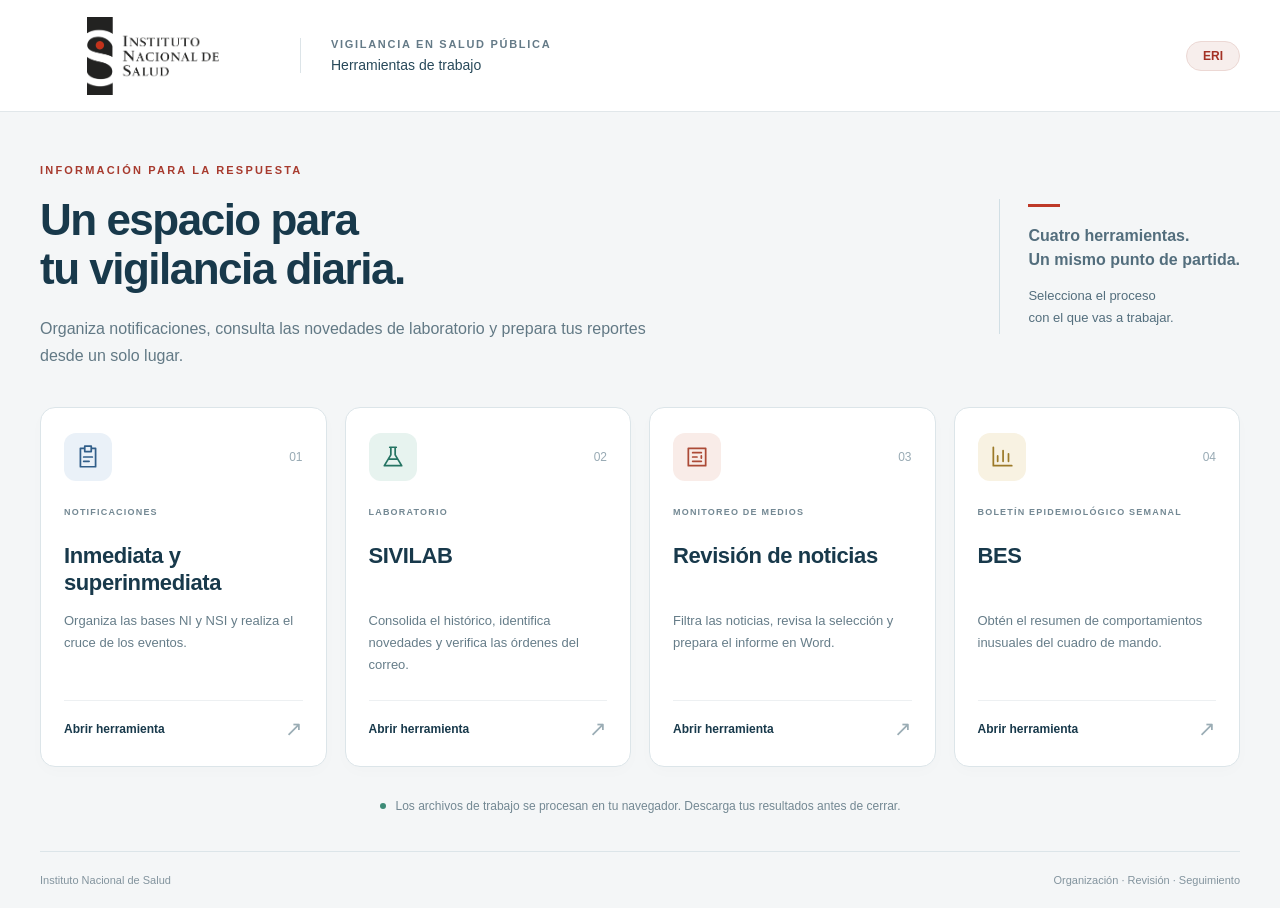
<file: public/index.html>
<!doctype html><html lang="es"><head><meta charset="utf-8"><meta name="viewport" content="width=device-width,initial-scale=1"><meta name="theme-color" content="#16394b"><title>INS · Herramientas de vigilancia</title><link rel="stylesheet" href="assets/portal.css"></head><body>
<header class="top" id="homeHeader"><a class="brand" href="#" aria-label="Volver al inicio"><img src="assets/logo-ins.png" alt="Instituto Nacional de Salud"></a><div class="top-label">VIGILANCIA EN SALUD PÚBLICA<span>Herramientas de trabajo</span></div><span class="top-mark">ERI</span></header>
<main id="home"><section class="hero"><div class="hero-copy"><p class="eyebrow">INFORMACIÓN PARA LA RESPUESTA</p><h1>Un espacio para<br>tu vigilancia diaria.</h1><p class="intro">Organiza notificaciones, consulta las novedades de laboratorio y prepara tus reportes desde un solo lugar.</p></div><div class="hero-note"><span class="line"></span><strong>Cuatro herramientas.<br>Un mismo punto de partida.</strong><p>Selecciona el proceso<br>con el que vas a trabajar.</p></div></section>
<section class="tools" aria-label="Herramientas disponibles">
<button class="tool" data-tool="notificaciones"><span class="card-top"><span class="icon"><svg viewBox="0 0 24 24"><path d="M8 4H5v17h14V4h-3M9 2h6v5H9zM8 12h8M8 16h5"/></svg></span><span class="number">01</span></span><span class="category">NOTIFICACIONES</span><h2>Inmediata y<br>superinmediata</h2><p>Organiza las bases NI y NSI y realiza el cruce de los eventos.</p><span class="enter">Abrir herramienta <span>↗</span></span></button>
<button class="tool" data-tool="sivilab"><span class="card-top"><span class="icon teal"><svg viewBox="0 0 24 24"><path d="M9 3h6M10 3v7L4 20h16l-6-10V3M8 14h8"/></svg></span><span class="number">02</span></span><span class="category">LABORATORIO</span><h2>SIVILAB</h2><p>Consolida el histórico, identifica novedades y verifica las órdenes del correo.</p><span class="enter">Abrir herramienta <span>↗</span></span></button>
<button class="tool" data-tool="medios"><span class="card-top"><span class="icon red"><svg viewBox="0 0 24 24"><path d="M4 4h16v16H4zM8 8h8M8 12h4M8 16h8M16 11v2"/></svg></span><span class="number">03</span></span><span class="category">MONITOREO DE MEDIOS</span><h2>Revisión de noticias</h2><p>Filtra las noticias, revisa la selección y prepara el informe en Word.</p><span class="enter">Abrir herramienta <span>↗</span></span></button>
<button class="tool" data-tool="bes"><span class="card-top"><span class="icon gold"><svg viewBox="0 0 24 24"><path d="M4 3v17h17M8 16v-5M13 16V6M18 16V9"/></svg></span><span class="number">04</span></span><span class="category">BOLETÍN EPIDEMIOLÓGICO SEMANAL</span><h2>BES</h2><p>Obtén el resumen de comportamientos inusuales del cuadro de mando.</p><span class="enter">Abrir herramienta <span>↗</span></span></button>
</section><div class="bottom-note"><span class="dot"></span><p>Los archivos de trabajo se procesan en tu navegador. Descarga tus resultados antes de cerrar.</p></div></main>
<section id="workspace" hidden><div class="workspace-bar"><button id="back">← Inicio</button><div><span class="workspace-label">HERRAMIENTA ABIERTA</span><h2 id="activeTitle"></h2></div><a id="externalAccess" class="external-access" target="_blank" rel="noopener noreferrer" hidden></a></div><div id="frames"></div></section>
<footer id="footer"><span>Instituto Nacional de Salud</span><span>Organización · Revisión · Seguimiento</span></footer><script src="assets/portal.js"></script></body></html>
</file>
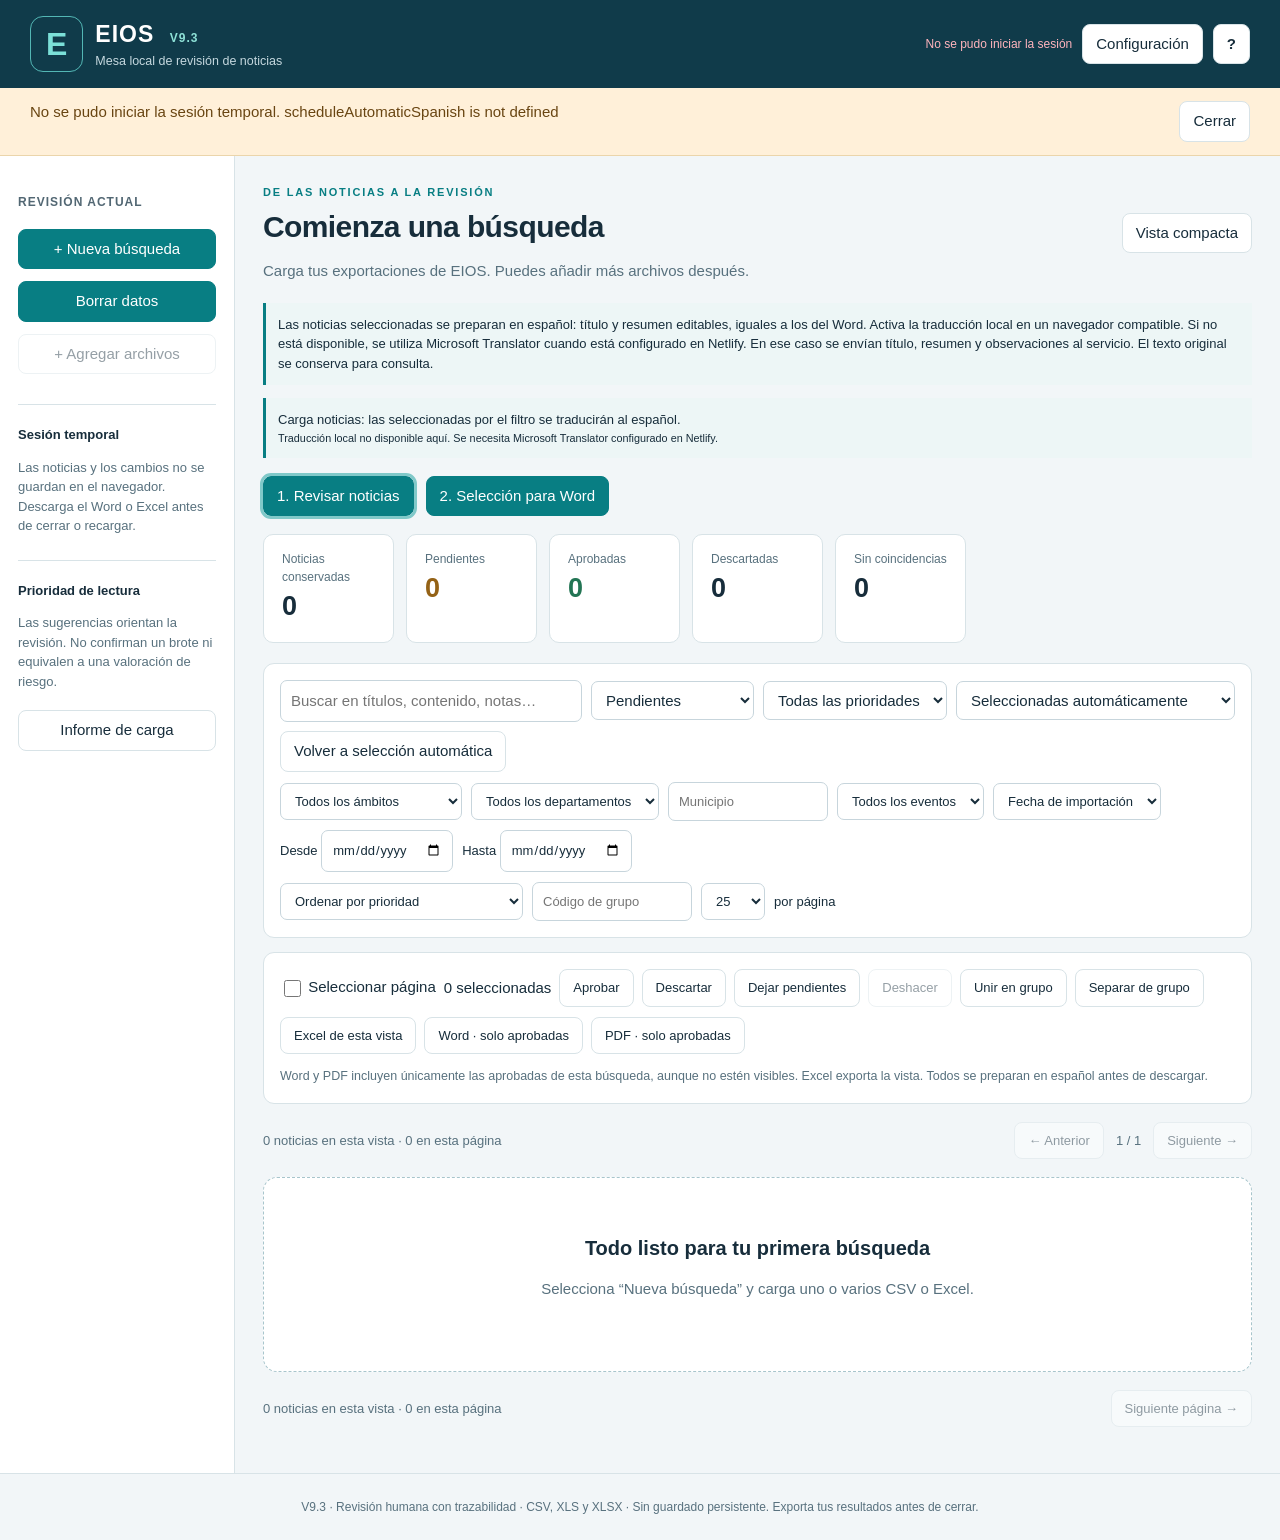
<file: public/herramientas/medios/index.html>
<!doctype html><html lang="es"><head><meta charset="utf-8"><meta name="viewport" content="width=device-width,initial-scale=1"><title>EIOS · Mesa de revisión V9.3</title><link rel="stylesheet" href="recursos/style.css"><link rel="stylesheet" href="recursos/session.css"></head><body>
<header><div class="brand"><span class="brand-icon">E</span><div><strong>EIOS <span class="version">V9.3</span></strong><small>Mesa local de revisión de noticias</small></div></div><div class="header-actions"><span id="saveStatus" role="status">Abriendo…</span><button id="backupBtn">Descargar respaldo</button><button id="settingsBtn">Configuración</button><button id="helpBtn" class="icon-button" aria-label="Ayuda">?</button></div></header>
<div id="message" role="alert" hidden></div><div class="layout"><aside><p class="session-heading">REVISIÓN ACTUAL</p><div class="search-picker" id="searchPicker"><button id="searchPickerButton" class="search-picker-button" type="button" aria-haspopup="listbox" aria-expanded="false">Seleccionar búsqueda… <span aria-hidden="true">⌄</span></button><div id="searchMenu" class="search-menu" role="listbox" hidden></div></div><button id="renameBtn" class="subtle">Cambiar nombre</button><button id="newBtn" class="primary">+ Nueva búsqueda</button><button id="restartBtn" class="primary" title="Vaciar únicamente la búsqueda abierta y conservar su nombre">Borrar datos</button><button id="addBtn">+ Agregar archivos</button><button id="restoreBtn">Restaurar respaldo</button><input id="files" type="file" accept=".csv,.xlsx,.xls" multiple hidden><input id="restoreFile" type="file" accept=".json" hidden>
<div class="side-note"><strong>Sesión temporal</strong><p>Las noticias y los cambios no se guardan en el navegador. Descarga el Word o Excel antes de cerrar o recargar.</p></div><div class="side-note"><strong>Prioridad de lectura</strong><p>Las sugerencias orientan la revisión. No confirman un brote ni equivalen a una valoración de riesgo.</p></div><button id="reportBtn">Informe de carga</button></aside>
<main><section class="intro"><div><p class="eyebrow">DE LAS NOTICIAS A LA REVISIÓN</p><h1 id="searchTitle">Comienza una búsqueda</h1><p id="searchSubtitle">Carga tus exportaciones de EIOS. Puedes añadir más archivos después.</p></div><div><button id="compactBtn">Vista compacta</button></div></section>
<p class="notice">Las noticias seleccionadas se preparan en español: título y resumen editables, iguales a los del Word. Activa la traducción local en un navegador compatible. Si no está disponible, se utiliza Microsoft Translator cuando está configurado en Netlify. En ese caso se envían título, resumen y observaciones al servicio. El texto original se conserva para consulta.</p><section class="desk-nav"><button id="newsDesk" class="primary active">1. Revisar noticias</button><button id="approvedDesk" class="primary">2. Selección para Word</button><p id="deskInfo"></p></section><section id="stats" class="stats"></section><section id="progressPanel" class="progress-panel" hidden><label id="progressText" for="progress">Procesando…</label><progress id="progress" max="100" value="0"></progress><button id="cancelTranslation" style="display:none" hidden></button></section>
<section id="referencesPanel" class="panel" hidden><h2>Segundo filtro · selección final para Word</h2><p>Las noticias aprobadas en el primer filtro aparecen aquí. Puedes editarlas y ordenarlas. Todas se incluyen por defecto. Usa <strong>No incluir en Word</strong> para retirar alguna.</p><button id="compareFinal">Comparar capturas con incluidas</button><p id="comparisonSummary" role="status"></p><p>Ordena las noticias con ↑, ↓ o una posición. Las ediciones conservan tu decisión de incluir o excluir. Las capturas se comparan con los textos actuales; las posibles repeticiones se muestran como avisos.</p><label>Fecha del informe anterior <input type="date" id="referenceDate"></label><button id="addImages">Agregar imágenes</button><button id="addReferenceText">Pegar texto anterior</button><input id="imageInput" type="file" accept="image/png,image/jpeg,image/webp,image/bmp" multiple hidden><div id="pasteTarget" tabindex="0" role="textbox" aria-label="Pegar captura con Control V">Haz clic aquí y pulsa Ctrl+V para pegar una captura.</div><p id="ocrStatus" role="status">La lectura de imágenes se realiza en este navegador, sin enviarlas a un servidor.</p><div id="referenceList"></div></section><section class="panel filters"><label><input type="checkbox" id="excludeHistory"> Excluir noticias repetidas de búsquedas anteriores</label><p id="historyInfo" class="small"></p><div class="filter-row"><input id="q" type="search" placeholder="Buscar en títulos, contenido, notas…" aria-label="Buscar noticias"><select id="status"><option value="all">Todos los estados</option><option value="pendiente" selected>Pendientes</option><option value="aprobada">Aprobadas</option><option value="descartada">Descartadas</option></select><select id="priority"><option value="all">Todas las prioridades</option><option>Alta</option><option>Media</option><option>Baja</option><option>Por explorar</option></select><select id="match"><option value="selected" selected>Seleccionadas automáticamente</option><option value="excluded">Apartadas por el filtro</option><option value="duplicates">Repetidas o parecidas</option><option value="history">Repetidas de búsquedas anteriores</option><option value="all">Todas las noticias</option><option value="yes">Con coincidencias</option><option value="no">Sin coincidencias</option></select><button id="clearFilters">Volver a selección automática</button></div>
<div class="filter-row secondary"><select id="scope"><option value="all">Todos los ámbitos</option><option>Nacional</option><option>Internacional</option><option>Nacional + internacional</option><option>Ubicación por verificar</option></select><select id="department"><option value="all">Todos los departamentos</option></select><input id="municipality" placeholder="Municipio" aria-label="Filtrar municipio"><select id="eventType"><option value="all">Todos los eventos</option></select><select id="dateType"><option value="importDateUTC">Fecha de importación</option><option value="publicationDate">Fecha de publicación</option><option value="eventDate">Fecha del evento</option></select><label>Desde <input type="date" id="from"></label><label>Hasta <input type="date" id="to"></label></div>
<div class="filter-row secondary"><select id="sort"><option value="priority">Ordenar por prioridad</option><option value="date">Más recientes según fecha elegida</option><option value="title">Título A–Z</option></select><input id="groupFilter" placeholder="Código de grupo" aria-label="Filtrar grupo"><select id="translationFilter" style="display:none"><option value="all">Todas las traducciones</option><option value="pending">Pendientes de traducir</option><option value="failed">Traducción fallida</option><option value="done">En español</option></select><select id="perPage"><option>25</option><option>10</option><option>50</option><option>100</option></select><span>por página</span></div></section>
<section class="actions panel"><div><label><input type="checkbox" id="selectPage"> Seleccionar página</label><span id="selectedCount">0 seleccionadas</span><button id="approveSelected">Aprobar</button><button id="rejectSelected">Descartar</button><button id="pendingSelected">Dejar pendientes</button><button id="undoBtn" disabled>Deshacer</button><button id="mergeBtn">Unir en grupo</button><button id="splitBtn">Separar de grupo</button></div><div><button id="translateBtn" style="display:none"></button><button id="xlsxBtn">Excel de esta vista</button><button id="wordBtn">Word · solo aprobadas</button><button id="printBtn">PDF · solo aprobadas</button></div><small id="exportHint">Word y PDF incluyen únicamente las aprobadas de esta búsqueda, aunque no estén visibles. Excel exporta la vista. Todos se preparan en español antes de descargar.</small></section>
<div class="pager"><span id="resultCount"></span><div><button id="prev">← Anterior</button><span id="pageText"></span><button id="next">Siguiente →</button></div></div><section id="list"></section><div class="pager bottom"><span id="bottomCount"></span><button id="nextBottom">Siguiente página →</button></div></main></div>
<dialog id="modal"><form method="dialog" class="dialog-head"><h2 id="modalTitle"></h2><button aria-label="Cerrar">✕</button></form><div id="modalBody"></div></dialog>
<footer>V9.3 · Revisión humana con trazabilidad · CSV, XLS y XLSX · Sin guardado persistente. Exporta tus resultados antes de cerrar.</footer>
<script src="recursos/xlsx.js"></script><script src="recursos/docx.js"></script><script src="recursos/worker-source.js"></script><script src="recursos/config.js"></script><script src="recursos/core.js"></script><script src="recursos/store.js"></script><script src="recursos/app.js"></script><script src="recursos/editorial-core.js"></script><script src="recursos/correcciones.js"></script><script src="recursos/tesseract.js"></script><script src="recursos/ocr-assets.js"></script><script src="recursos/editorial.js"></script><script src="recursos/session.js"></script><script src="recursos/traductor-local.js"></script><script src="recursos/traduccion.js"></script></body></html>
</file>
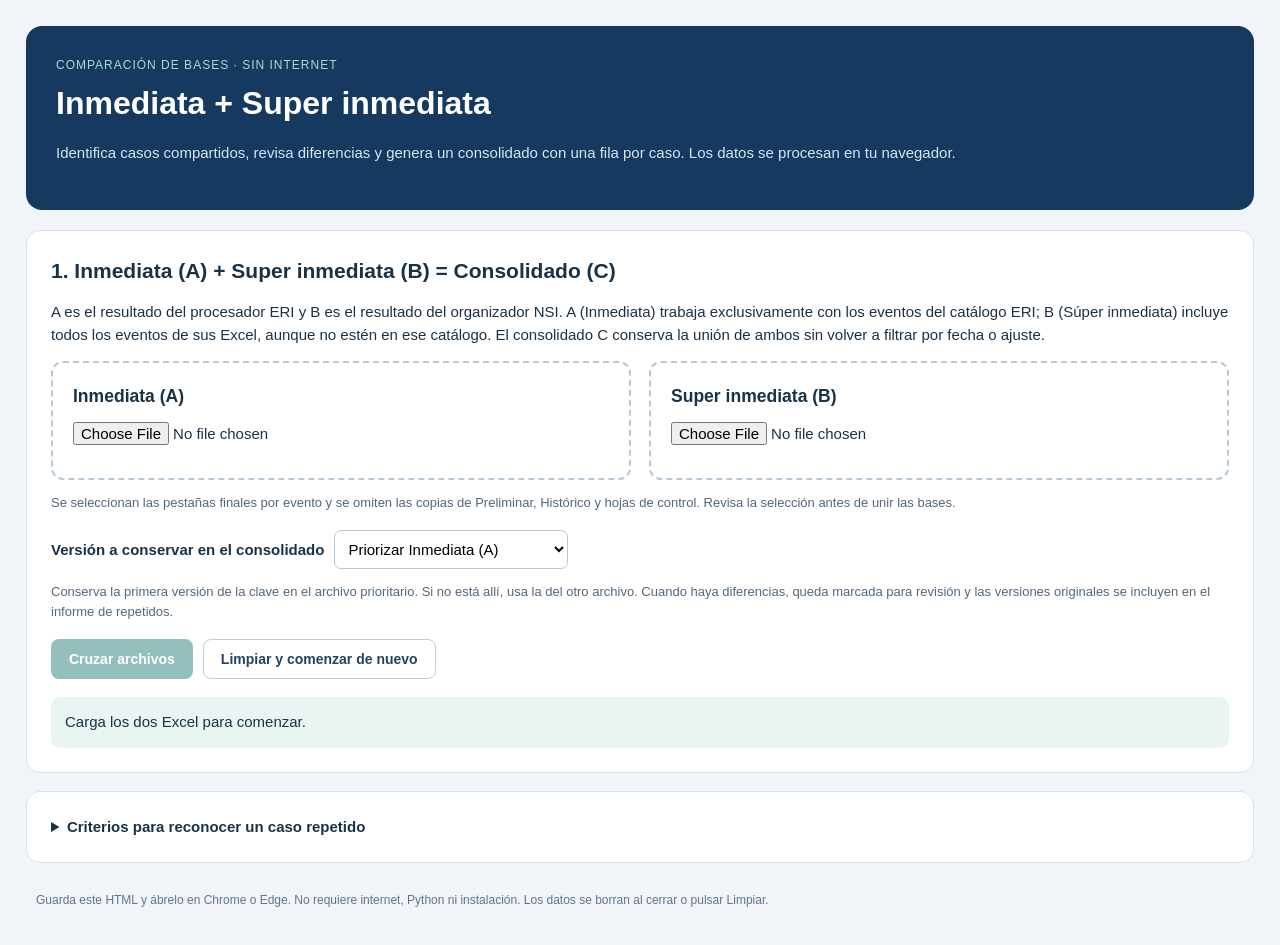
<file: public/modules/cross.html>
<!doctype html><html lang="es"><head><meta charset="utf-8"><meta name="viewport" content="width=device-width,initial-scale=1"><title>Cruce de Excel por evento</title><link rel="stylesheet" href="../assets/cross.css"><script src="../vendor/xlsx.full.min.js"></script><script src="../vendor/jszip.min.js"></script><script src="../vendor/exceljs.min.js"></script></head><body><main><header><div class="tag">COMPARACIÓN DE BASES · SIN INTERNET</div><h1>Inmediata + Super inmediata</h1><p>Identifica casos compartidos, revisa diferencias y genera un consolidado con una fila por caso. Los datos se procesan en tu navegador.</p></header><section class="card"><h2>1. Inmediata (A) + Super inmediata (B) = Consolidado (C)</h2><p>A es el resultado del procesador ERI y B es el resultado del organizador NSI. A (Inmediata) trabaja exclusivamente con los eventos del catálogo ERI; B (Súper inmediata) incluye todos los eventos de sus Excel, aunque no estén en ese catálogo. El consolidado C conserva la unión de ambos sin volver a filtrar por fecha o ajuste.</p><div class="grid"><div class="file"><h3>Inmediata (A)</h3><p id="filename0" class="note"></p><input id="file0" type="file" accept=".xls,.xlsx" aria-label="Inmediata (A)"><div id="sheets0" class="sheets"></div></div><div class="file"><h3>Super inmediata (B)</h3><p id="filename1" class="note"></p><input id="file1" type="file" accept=".xls,.xlsx" aria-label="Super inmediata (B)"><div id="sheets1" class="sheets"></div></div></div><p class="note">Se seleccionan las pestañas finales por evento y se omiten las copias de Preliminar, Histórico y hojas de control. Revisa la selección antes de unir las bases.</p><div class="actions"><label for="priority"><b>Versión a conservar en el consolidado</b></label><select id="priority"><option value="A">Priorizar Inmediata (A)</option><option value="B">Priorizar Super inmediata (B)</option></select></div><p class="note">Conserva la primera versión de la clave en el archivo prioritario. Si no está allí, usa la del otro archivo. Cuando haya diferencias, queda marcada para revisión y las versiones originales se incluyen en el informe de repetidos.</p><div class="actions"><button id="run" disabled>Cruzar archivos</button><button id="reset" class="secondary">Limpiar y comenzar de nuevo</button></div><div id="status" class="status" role="status" aria-live="polite">Carga los dos Excel para comenzar.</div></section><section class="card"><details><summary>Criterios para reconocer un caso repetido</summary><ul><li><b>Clave:</b> tipo de documento + número de documento + código de evento + fecha de inicio de síntomas. Columnas esperadas: tip_ide_, num_ide_, cod_eve e ini_sin_.</li><li>La misma persona con otro evento no se elimina. Si cambia la fecha de inicio, se conserva como clave distinta y se marca para verificar si es otro episodio.</li><li>Si falta parte de la clave, el registro se conserva como pendiente; no se deduplica por nombre o apellido.</li><li>Las diferencias se buscan en campos comparables. Los campos exclusivos de una fuente no se consideran discrepancias. Se omiten columnas de revisión y exportación, FechaHora, RegIniFec, fec_arc_xl, version, vacio y fec_aju_.</li><li>Los archivos originales no se modifican. A solo incorpora eventos del catálogo ERI y B incorpora todos sus códigos válidos. C incluye los eventos exclusivos de B. No se aplican nuevos filtros por fecha de notificación ni ajustes. Los resultados muestran fechas en día/mes/año.</li></ul></details></section><section id="results" hidden><div id="stats" class="stats"></div><section class="card"><h2>2. Descarga el cruce</h2><div class="actions"><button id="download">Descargar carpeta ZIP</button><button id="excel" class="secondary">Descargar consolidado C</button></div><p>La carpeta incluye <b>C_Consolidado_sin_repetidos.xlsx</b> con una pestaña por evento, un Excel individual por evento y <b>Repetidos_y_diferencias.xlsx</b> con todas las versiones detectadas, también separado por evento.</p><p class="note">El informe de repetidos muestra todas las filas de origen de los casos compartidos, repetidos dentro de un archivo o con otra fecha de inicio por revisar. Las filas sin clave completa se mantienen en el consolidado sin eliminarse. Los filtros de pantalla no reducen la descarga.</p><details><summary>Detalle de la carga</summary><pre id="notes"></pre></details></section><section class="card"><h2>3. Revisa las coincidencias</h2><div class="toolbar"><select id="events" aria-label="Evento"><option value="all">Todos los eventos</option></select><select id="filter" aria-label="Resultado"><option value="all">Todos los casos</option><option value="repeat">Repetidos entre archivos</option><option value="a">Solo Inmediata (A)</option><option value="b">Solo Super inmediata (B)</option><option value="diff">Con diferencias o revisión</option></select><input id="search" type="search" aria-label="Buscar" placeholder="Nombre, documento o municipio…"></div><p class="note">Verde: población especial. Rosa: criterio de evento. Morado: ambos criterios. Amarillo: verificar. Azul: repetido sin diferencias. Una fila en pantalla representa una clave de caso.</p><div class="scroll"><table><thead><tr><th>Alerta</th><th>Motivo de alerta</th><th>Resultado</th><th>ID del cruce</th><th>Evento</th><th>Documento</th><th>Nombre</th><th>Inicio de síntomas</th><th>Filas Inmediata A</th><th>Filas Super inmediata B</th><th>Revisión</th><th>Versiones</th></tr></thead><tbody id="body"></tbody></table></div><div class="actions"><button id="prev" class="secondary">Anterior</button><span id="pageInfo" class="note"></span><button id="next" class="secondary">Siguiente</button></div><details id="pendingBox" hidden><summary>Filas sin clave completa</summary><pre id="pending"></pre></details></section></section><dialog id="detail"><div class="actions"><h2 id="detailTitle"></h2><button id="closeDetail" class="secondary">Cerrar</button></div><div class="scroll"><table id="detailTable"></table></div></dialog><footer>Guarda este HTML y ábrelo en Chrome o Edge. No requiere internet, Python ni instalación. Los datos se borran al cerrar o pulsar Limpiar.</footer></main>

<script src="../assets/cross.js"></script></body></html>
</file>
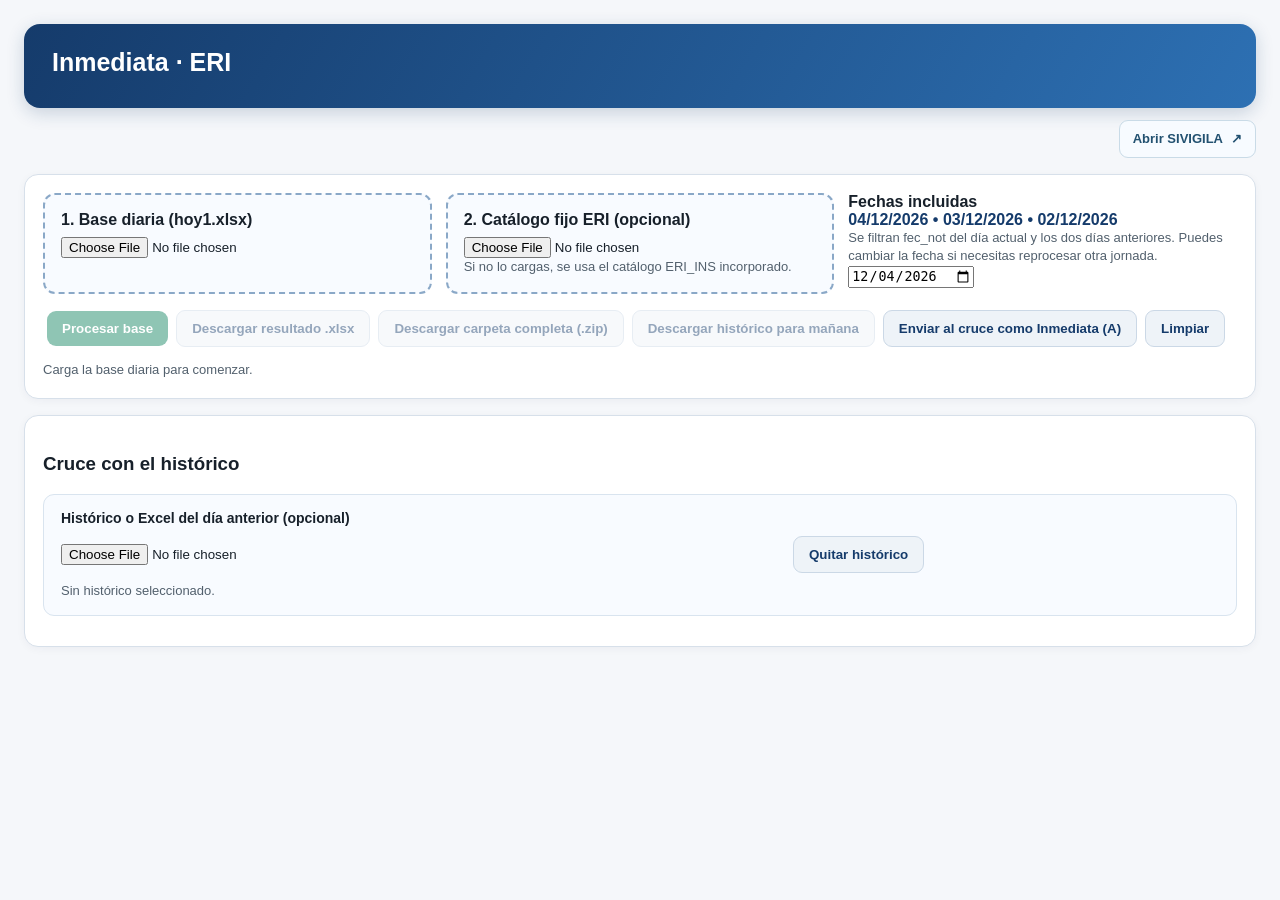
<file: public/modules/eri.html>
<!doctype html>
<html lang="es"><head><meta charset="utf-8"><meta name="viewport" content="width=device-width,initial-scale=1"><title>Procesador de eventos ERI</title>

<link rel="stylesheet" href="../assets/eri.css"><script src="../vendor/xlsx.full.min.js"></script><script src="../vendor/jszip.min.js"></script><script src="../vendor/exceljs.min.js"></script></head><body><div class="wrap"><section class="hero"><h1>Inmediata · ERI</h1></section><div class="source-access"><a class="source-link" href="https://sivigilaweb.ins.gov.co/Sivigila/" target="_blank" rel="noopener noreferrer">Abrir SIVIGILA <span aria-hidden="true">↗</span></a></div>
<section class="card"><div class="grid"><div class="drop"><strong>1. Base diaria (hoy1.xlsx)</strong><input id="baseFile" type="file" accept=".xlsx,.xls,.csv"></div><div class="drop"><strong>2. Catálogo fijo ERI (opcional)</strong><input id="eriFile" type="file" accept=".xlsx,.xls,.csv"><div class="note">Si no lo cargas, se usa el catálogo ERI_INS incorporado.</div></div><div><strong>Fechas incluidas</strong><div class="datebox" id="dateRange"></div><div class="note">Se filtran fec_not del día actual y los dos días anteriores. Puedes cambiar la fecha si necesitas reprocesar otra jornada.</div><input id="runDate" type="date"></div></div><div style="margin-top:12px"><button id="process" class="green" disabled>Procesar base</button><button id="download" class="secondary" disabled>Descargar resultado .xlsx</button><button id="downloadPackage" class="secondary" disabled>Descargar carpeta completa (.zip)</button><button id="historyDownload" class="secondary" disabled>Descargar histórico para mañana</button><button id="sendCross" class="secondary">Enviar al cruce como Inmediata (A)</button><button id="reset" class="secondary">Limpiar</button></div><div id="status" class="note" style="margin-top:10px">Carga la base diaria para comenzar.</div></section>
<section class="card"><h3>Cruce con el histórico</h3><div class="history-simple"><label for="historyFile"><strong>Histórico o Excel del día anterior (opcional)</strong></label><div class="history-actions"><input id="historyFile" type="file" accept=".xlsx,.xls"><button id="clearHistory" class="secondary">Quitar histórico</button></div><p id="historyStatus" class="note" aria-live="polite">Sin histórico seleccionado.</p></div><div id="comparisonStats" class="stats"></div></section><section id="results" class="hidden"><div class="card"><div class="stats"><div class="stat"><span>Registros cargados</span><b id="nLoaded">0</b></div><div class="stat"><span>ERI en fechas</span><b id="nPre">0</b></div><div class="stat"><span>Después de quitar 6/D</span><b id="nFinal">0</b></div><div class="stat"><span>Eventos con registros</span><b id="nEvents">0</b></div></div><p class="note">La primera pestaña es el <b>Preliminar</b>: contiene los eventos ERI de las tres fechas seleccionadas antes de excluir los ajustes 6 y D. Las pestañas por evento muestran casos nuevos, actualizados y por verificar; las otras pestañas permiten revisar los ya registrados y los pendientes.</p></div><div class="card"><div id="alertSummary" aria-live="polite"></div><details class="note"><summary>Criterios de resaltado</summary><p>Tos ferina (800): per_etn_ = 1 (indígena), o pertenencia étnica escrita como indígena. Si gp_indigen contradice per_etn_, se solicita verificación; no sustituye la pertenencia étnica. Sarampión (730): país de procedencia/ocurrencia distinto de Colombia, según cod_pais_o / npais_proce; no se utiliza nacionalidad ni residencia. Si la procedencia falta, es desconocida o es contradictoria, se marca para revisar, sin afirmar procedencia del exterior.</p><p>Siempre se resaltan encefalitis equina del este en humanos (275), cólera (200), mortalidad por cólera (570), rabia humana (670) y vigilancia integrada de rabia humana (307). Los códigos 570 y 307 se identifican con su denominación propia. Son marcas de revisión, no confirmaciones diagnósticas. El resumen cuenta solo resultados finales; el preliminar conserva los ajustes 6 y D.</p><p>En Excel, las primeras columnas muestran ALERTA_ERI, ERI_ESTADO, ERI_MOTIVO y ERI_CAMBIOS para identificar alertas y diferencias. Todos los campos originales se conservan.</p></details><div class="tabs" id="tabs"></div><div id="panels"></div></div></section></div>
<script src="../assets/eri.js"></script></body></html>
</file>
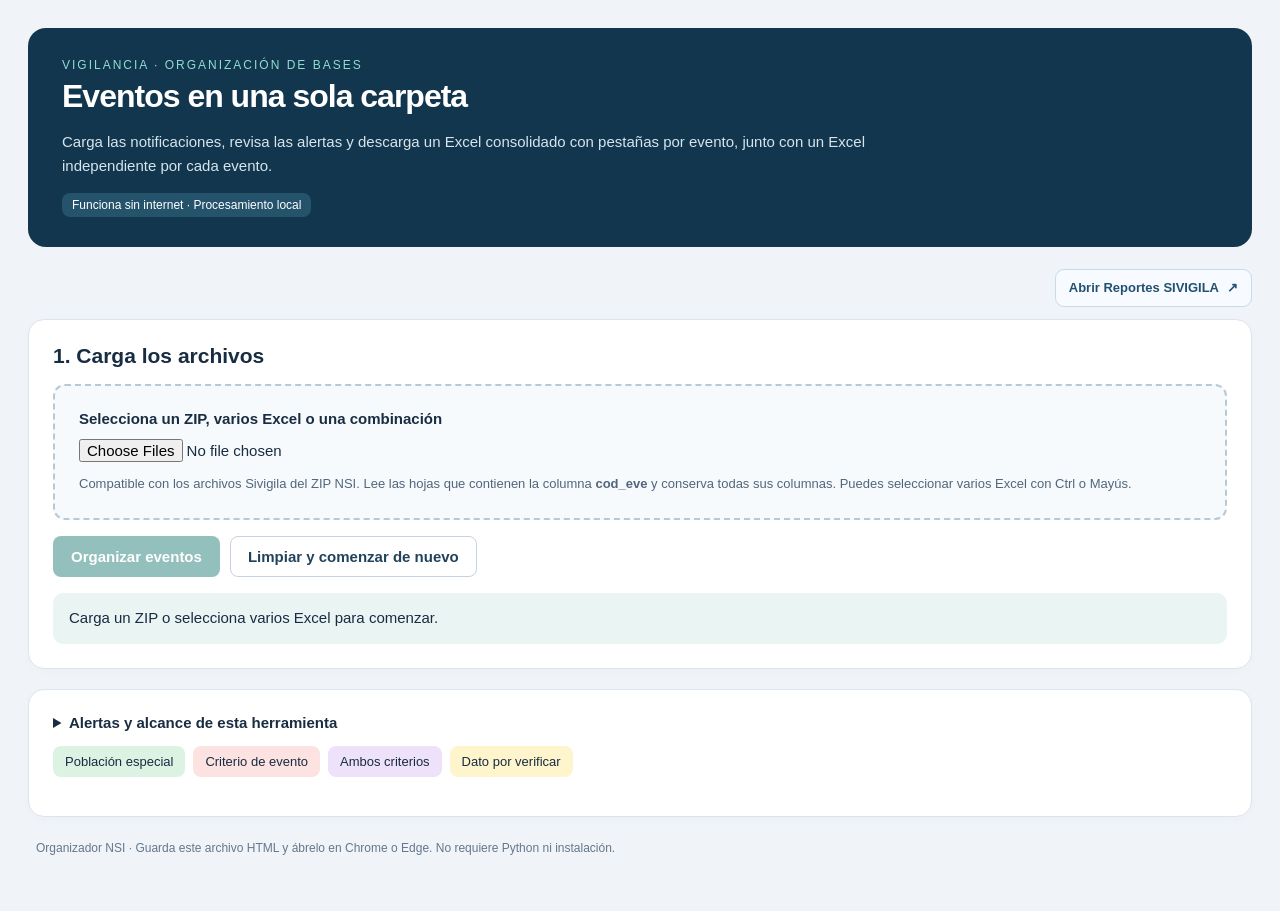
<file: public/modules/nsi.html>
<!doctype html><html lang="es"><head><meta charset="utf-8"><meta name="viewport" content="width=device-width,initial-scale=1"><meta name="color-scheme" content="light"><title>Organizador NSI · Eventos y alertas</title><link rel="stylesheet" href="../assets/nsi.css"><script src="../vendor/xlsx.full.min.js"></script><script src="../vendor/jszip.min.js"></script><script src="../vendor/exceljs.min.js"></script></head><body><main><header><div class="eyebrow">Vigilancia · Organización de bases</div><h1>Eventos en una sola carpeta</h1><p>Carga las notificaciones, revisa las alertas y descarga un Excel consolidado con pestañas por evento, junto con un Excel independiente por cada evento.</p><span class="badge">Funciona sin internet · Procesamiento local</span></header><div class="source-access"><a class="source-link" href="https://inssalud-my.sharepoint.com/my?id=%2Fpersonal%2Feri%5Fins%5Fgov%5Fco%2FDocuments%2FReportes%20SIVIGILA&amp;viewid=7b825183%2D5d10%2D402f%2D8b05%2D9ce0d5e0b9ec" target="_blank" rel="noopener noreferrer">Abrir Reportes SIVIGILA <span aria-hidden="true">↗</span></a></div>
<section class="card"><h2>1. Carga los archivos</h2><div class="input-area"><label for="files"><strong>Selecciona un ZIP, varios Excel o una combinación</strong></label><br><input id="files" type="file" accept=".zip,.xls,.xlsx" multiple><div class="note">Compatible con los archivos Sivigila del ZIP NSI. Lee las hojas que contienen la columna <b>cod_eve</b> y conserva todas sus columnas. Puedes seleccionar varios Excel con Ctrl o Mayús.</div></div><div class="actions"><button id="process" disabled>Organizar eventos</button><button id="reset" class="secondary">Limpiar y comenzar de nuevo</button></div><div id="status" class="status" role="status" aria-live="polite">Carga un ZIP o selecciona varios Excel para comenzar.</div></section>
<section class="card"><details><summary>Alertas y alcance de esta herramienta</summary><ul class="rules"><li>Destacados: únicamente poblaciones de interés especial. Súper inmediata procesa TODOS los eventos con código válido de los Excel cargados, estén o no en el catálogo ERI. Sarampión: procedencia exterior o notificación en Amazonas; tos ferina: población indígena; cólera, ébola y difteria: todos los registros. Los demás eventos conservan sus criterios previos.</li><li>Poblaciones: indígena, PPL, infantil según grupo poblacional, migrante, Fuerza Pública y procedencia del exterior. Régimen especial por sí solo no identifica Fuerza Pública.</li></ul><p class="note">Los datos permanecen en el navegador. No se envían a servidores ni se guardan al cerrar. Los Excel descargados comienzan con estado y motivo de alerta, conservan las columnas originales y añaden al final la ubicación del registro de origen. Todos los registros, incluidos los que tienen datos contradictorios, permanecen en su pestaña por evento. Las fechas escritas como texto se interpretan en día/mes/año; si ambas posiciones son menores o iguales a 12 se mantiene ese criterio.</p></details><div class="legend"><span class="population">Población especial</span><span class="critical">Criterio de evento</span><span class="both">Ambos criterios</span><span class="verify">Dato por verificar</span></div></section>
<section id="results" hidden><div class="stats" id="stats"></div><section class="card"><h2>2. Descarga los resultados</h2><div class="actions"><button id="download" disabled>Descargar carpeta ZIP</button><button id="sendCross" class="secondary">Enviar al cruce como Super inmediata (B)</button><button id="consolidated" class="secondary" disabled>Solo Excel consolidado</button></div><p class="note">El ZIP contiene una carpeta con <b>00_Todos_los_eventos.xlsx</b> y un Excel por cada evento. El consolidado comienza con las pestañas por evento y termina con el resumen. Las columnas ESTADO_NSI y MOTIVO_NSI aparecen al comienzo, seguidas de las columnas originales con encabezado azul y filtros. Todas las fechas válidas se muestran como <b>día/mes/año</b>. Los colores se mantienen en todos los Excel. Descomprime el ZIP para abrir la carpeta.</p><p class="note"><b>La descarga incluye todos los registros procesados.</b> La búsqueda y el selector de alertas solo modifican la vista en pantalla.</p><details id="notesBox" hidden><summary>Observaciones de la carga</summary><pre id="notes"></pre></details></section><section class="card"><h2>3. Revisa los eventos</h2><div id="tabs" class="tabs" aria-label="Eventos"></div><div class="toolbar"><input id="search" type="search" aria-label="Buscar en los registros" placeholder="Buscar nombre, documento, municipio…"><select id="filter" aria-label="Filtrar alertas"><option value="all">Todos los registros</option><option value="priority">Solo población especial</option><option value="verify">Solo por verificar</option></select></div><h3 id="tableTitle"></h3><div class="tablewrap"><table id="table"></table></div><div class="pager"><button id="prev" class="secondary">Anterior</button><span id="pageInfo" class="note"></span><button id="next" class="secondary">Siguiente</button></div></section></section><footer>Organizador NSI · Guarda este archivo HTML y ábrelo en Chrome o Edge. No requiere Python ni instalación.</footer></main>
<!-- Embedded dependencies preserve their respective license notices. -->



<script src="../assets/nsi.js"></script></body></html>
</file>
<file: public/assets/portal.css>
*{box-sizing:border-box}body{margin:0;background:#f4f6f7;color:#18394b;font-family:"Segoe UI",Arial,sans-serif}.top{height:112px;background:white;display:flex;align-items:center;padding:20px max(28px,calc((100vw - 1200px)/2));gap:34px;border-bottom:1px solid #e1e7ea}.brand img{display:block;width:226px;height:78px;object-fit:contain}.top-label{font-size:11px;font-weight:700;letter-spacing:1.7px;padding-left:30px;border-left:1px solid #dce4e8;color:#647a87}.top-label span{display:block;font-size:14px;font-weight:400;letter-spacing:0;margin-top:7px;color:#28495a}.top-mark{margin-left:auto;background:#f7eeec;color:#a33125;border:1px solid #ecd8d4;border-radius:30px;padding:7px 16px;font-size:12px;font-weight:700}main{max-width:1256px;padding:0 28px;margin:auto}.hero{display:flex;justify-content:space-between;align-items:center;padding:52px 0 38px;gap:40px}.eyebrow{font-size:11px;letter-spacing:2.2px;font-weight:700;color:#a73a2e;margin:0 0 19px}h1{font-weight:600;letter-spacing:-1.5px;font-size:44px;line-height:1.12;margin:0}.intro{font-size:16px;line-height:1.7;color:#627985;max-width:615px;margin:21px 0 0}.hero-note{min-width:240px;padding:5px 0 5px 28px;border-left:1px solid #d1dfe5;color:#536e7d}.hero-note strong{font-size:16px;font-weight:600;line-height:1.5}.hero-note p{font-size:13px;line-height:1.7;margin-bottom:0}.line{display:block;width:32px;height:3px;background:#be3928;margin-bottom:17px}.tools{display:grid;grid-template-columns:repeat(4,1fr);gap:18px}.tool{display:flex;flex-direction:column;align-items:stretch;text-align:left;min-height:342px;background:white;border:1px solid #dce5e9;border-radius:15px;padding:25px 23px;color:inherit;font:inherit;cursor:pointer;box-shadow:0 5px 15px #18394b04;transition:transform .18s,box-shadow .18s,border-color .18s}.tool:hover{transform:translateY(-4px);border-color:#a3bbc7;box-shadow:0 12px 28px #18394b12}.tool:focus-visible,a:focus-visible,button:focus-visible{outline:3px solid #3084a4;outline-offset:4px}.card-top{display:flex;justify-content:space-between;align-items:center;margin-bottom:24px}.icon{display:grid;place-items:center;width:48px;height:48px;border-radius:12px;background:#eaf1f8;color:#315e89}.icon svg{width:26px;height:26px;stroke:currentColor;stroke-width:1.6;stroke-linecap:round;stroke-linejoin:round;fill:none}.teal{background:#e7f3ef;color:#257463}.red{background:#f9ece8;color:#ac4a36}.gold{background:#f8f2e2;color:#9c7a28}.number{font-size:12px;color:#98aab4}.category{font-size:9px;line-height:1.6;letter-spacing:1.2px;color:#738893;font-weight:700;min-height:29px}.tool h2{font-size:22px;line-height:1.25;letter-spacing:-.4px;margin:8px 0 13px;font-weight:600;min-height:55px}.tool p{font-size:13px;line-height:1.7;color:#667d89;margin:0 0 24px}.enter{display:flex;justify-content:space-between;align-items:center;margin-top:auto;padding-top:16px;border-top:1px solid #edf0f2;font-size:12px;font-weight:600}.enter span{font-size:21px;font-weight:400;color:#9badb5}.bottom-note{display:flex;align-items:center;justify-content:center;gap:10px;padding:20px 0 26px;color:#738893;font-size:12px}.dot{background:#3d8b77;width:6px;height:6px;border-radius:50%}footer{max-width:1200px;margin:auto;padding:22px 0;border-top:1px solid #dce5e9;display:flex;justify-content:space-between;font-size:11px;color:#83949e}.workspace-bar{display:flex;align-items:center;gap:22px;background:#17394c;color:white;padding:14px 24px}.workspace-bar button{border:1px solid #708998;background:transparent;color:white;padding:10px 17px;border-radius:8px;cursor:pointer;font:600 13px "Segoe UI",sans-serif}.workspace-label{font-size:9px;letter-spacing:1.5px;color:#b3cbd8}.workspace-bar h2{font-size:17px;font-weight:600;margin:4px 0}.workspace-bar p{margin-left:auto;font-size:11px;color:#b3cbd8}.frame{width:100%;height:calc(100dvh - 86px);min-height:480px;display:block;border:0;background:white}[hidden]{display:none!important}@media(max-width:1050px){.tools{grid-template-columns:repeat(2,1fr)}.tool{min-height:300px}.top{padding:20px 28px}footer{margin:0 28px}.hero-note{min-width:200px}.tool h2{min-height:0}}@media(max-width:620px){.top{height:92px;padding:14px 20px}.brand img{width:180px;height:62px}.top-label{display:none}.hero{padding:33px 0 28px}.hero-note{display:none}h1{font-size:35px}.intro{font-size:14px}.tools{grid-template-columns:1fr}.tool{min-height:270px}.card-top{margin-bottom:15px}.workspace-bar{padding:12px;gap:12px}.workspace-bar p{display:none}.workspace-bar h2{font-size:14px}footer{gap:20px;line-height:1.5}.bottom-note{align-items:flex-start}.dot{flex-shrink:0;margin-top:18px}}
.workspace-bar{flex-wrap:wrap}.external-access{margin-left:auto;display:inline-flex;align-items:center;padding:10px 16px;border:1px solid #84a8b9;border-radius:9px;color:#fff;background:#214c62;text-decoration:none;font-size:13px;font-weight:600;transition:background .18s}
.external-access:hover{background:#30647c}.external-access:focus-visible{outline:3px solid #b5eee5;outline-offset:3px}
@media(max-width:620px){.external-access{padding:8px 12px;font-size:12px}.frame{height:calc(100dvh - 110px)}}
</file>
<file: public/herramientas/medios/recursos/style.css>
:root{--ink:#172d3b;--muted:#58717e;--navy:#103b4a;--teal:#087e83;--line:#d8e3e7;--paper:#fff;--bg:#f2f6f8;--red:#aa3444;--amber:#946216;--green:#237554}*{box-sizing:border-box}body{margin:0;color:var(--ink);background:var(--bg);font:15px/1.5 'Segoe UI',Arial,sans-serif}header{min-height:86px;padding:16px 30px;background:var(--navy);color:white;display:flex;justify-content:space-between;gap:20px;align-items:center}.brand{display:flex;gap:12px;align-items:center}.brand-icon{border:1px solid #53b7b5;border-radius:13px;padding:3px 15px;font-size:32px;font-weight:700;color:#7be0d8}.brand strong{font-size:23px;letter-spacing:1px}.brand small{display:block;color:#c5d8df}.brand strong{white-space:nowrap}.version{font-size:12px;color:#8ee2d7;margin-left:8px}.header-actions{display:flex;align-items:center;gap:10px}button,input,select,textarea{font:inherit}button{cursor:pointer;background:white;border:1px solid var(--line);border-radius:8px;padding:8px 13px;color:var(--ink);transition:background .15s}button:hover{background:#e9f3f4}button:disabled{opacity:.45;cursor:default}button.primary{background:var(--teal);color:white;border-color:var(--teal)}button.danger{color:var(--red)}button.subtle{background:transparent;font-size:13px}.icon-button{font-weight:700}input,select,textarea{border:1px solid #c7d5dc;border-radius:7px;padding:9px 10px;background:white;color:var(--ink);max-width:100%}input:focus,select:focus,textarea:focus,button:focus-visible{outline:3px solid #8ed8d3;outline-offset:1px}textarea{width:100%;resize:vertical}input[type=checkbox]{width:17px;height:17px;accent-color:var(--teal);vertical-align:middle}.layout{display:grid;grid-template-columns:235px minmax(0,1fr)}aside{padding:25px 18px;border-right:1px solid var(--line);background:white}aside>button,aside>select{width:100%;margin:6px 0}.search-picker{position:relative;width:100%;margin:6px 0}.search-picker-button{width:100%;display:flex;align-items:center;justify-content:space-between;text-align:left;min-height:42px;background:white}.search-picker-button span{font-size:18px;color:var(--muted);line-height:1;transform:translateY(-2px)}.search-menu{position:absolute;left:0;right:0;top:calc(100% + 3px);z-index:20;background:white;border:1px solid #9db3bd;border-radius:8px;box-shadow:0 10px 24px #17344626;max-height:340px;overflow:auto;padding:4px}.search-menu[hidden]{display:none}.search-menu-item{display:flex;align-items:center;gap:6px;width:100%;min-height:42px;border-radius:6px;cursor:pointer}.search-menu-item:hover,.search-menu-item.active{background:#e8f3f4}.search-menu-name{flex:1;min-width:0;padding:8px 8px 8px 10px;overflow-wrap:anywhere}.search-menu-name small{color:var(--muted);font-size:12px}.search-delete{flex:0 0 34px;width:34px;height:34px;margin-right:3px;padding:0;border:0;background:transparent;color:var(--muted);font-size:25px;line-height:1;border-radius:6px}.search-delete:hover{background:#fae8e9;color:var(--red)}.search-menu-empty{padding:12px 10px;color:var(--muted);font-size:13px}@media(max-width:700px){.search-picker{width:100%}}aside>label{font-size:11px;font-weight:700;letter-spacing:1.5px}.side-note{border-top:1px solid var(--line);margin-top:24px;padding-top:20px;font-size:13px;color:var(--muted)}.side-note strong{color:var(--ink)}main{padding:28px;min-width:0;max-width:1800px}.intro{display:flex;justify-content:space-between;gap:15px;align-items:center;margin-bottom:20px}.eyebrow{color:var(--teal);font-size:11px;letter-spacing:1.8px;font-weight:700;margin:0}h1{font-size:30px;letter-spacing:-.6px;line-height:1.2;margin:9px 0}h2{font-size:20px;margin:0}.intro p:last-child{color:var(--muted);margin-bottom:0}.stats{display:grid;grid-template-columns:repeat(7,minmax(0,1fr));gap:12px;margin-bottom:20px}.stat{background:white;border:1px solid var(--line);border-radius:10px;padding:15px 18px}.stat span{font-size:12px;color:var(--muted);display:block}.stat strong{font-size:27px}.stat.green strong{color:var(--green)}.stat.amber strong{color:var(--amber)}.panel{background:white;border:1px solid var(--line);border-radius:11px;padding:16px;margin-bottom:14px}.filter-row{display:flex;flex-wrap:wrap;gap:9px;align-items:center}.filter-row+#x{margin-top:10px}.filter-row.secondary{margin-top:10px;font-size:13px}#q{flex:1;min-width:260px}#municipality,#groupFilter{width:160px}.actions>div{display:flex;align-items:center;gap:8px;flex-wrap:wrap;margin-bottom:10px}.actions button{font-size:13px}.actions small{color:var(--muted)}.pager{display:flex;justify-content:space-between;align-items:center;margin:18px 0;color:var(--muted);font-size:13px}.pager>div{display:flex;align-items:center;gap:12px}.card{border:1px solid var(--line);border-left:4px solid #b6c9d1;border-radius:10px;background:white;margin:14px 0;padding:20px}.card[data-status=aprobada]{border-left-color:var(--green)}.card[data-status=descartada]{border-left-color:var(--red)}.card-head{display:flex;align-items:flex-start;gap:13px}.card-head h2{flex:1;font-size:20px;line-height:1.4}.card-head a{text-decoration:none;color:var(--ink)}.badges{display:flex;gap:6px;flex-wrap:wrap;margin:12px 0}.badge{border-radius:20px;padding:3px 10px;background:#edf3f5;font-size:12px;display:inline-block}.badge.high{background:#fae8e9;color:#923042}.badge.medium{background:#fff0d9;color:#855314}.badge.good{background:#e4f3ea;color:#256348}.badge.group{cursor:pointer;background:#e7eaf9;color:#4b4e8b}.reason{font-size:12px;color:var(--muted);border-bottom:1px solid #e7eef1;padding-bottom:12px}.meta{display:flex;gap:20px;flex-wrap:wrap;font-size:12px;color:var(--muted);margin:12px 0}.description{white-space:pre-wrap;overflow-wrap:anywhere;max-height:180px;overflow:auto;font-size:14px}.translation-note{font-size:12px;color:var(--teal)}.translation-note.error{color:var(--red)}.review-grid{display:grid;grid-template-columns:1fr 1.3fr 1fr;gap:14px;margin:15px 0}.review-grid label{font-size:12px;font-weight:600}.review-grid textarea{font-size:14px;display:block;font-weight:400;margin-top:5px}.card-actions{display:flex;gap:8px;flex-wrap:wrap;align-items:center}.card-actions button,.card-actions a{font-size:13px}.card-actions a{color:var(--teal);padding:7px}.card details{margin-top:10px;font-size:13px}.card summary{cursor:pointer;color:var(--teal)}.card pre{white-space:pre-wrap;font-family:inherit;overflow-wrap:anywhere;max-height:350px;overflow:auto}.compact .description,.compact .review-grid,.compact .reason,.compact .card details,.compact .translation-note{display:none}.compact .card.expanded .description,.compact .card.expanded .reason,.compact .card.expanded details,.compact .card.expanded .translation-note{display:block}.compact .card.expanded .review-grid{display:grid}.compact .card{padding:13px 17px}.compact .card h2{font-size:16px}.empty{padding:55px 25px;text-align:center;border:1px dashed #a8c5cc;border-radius:14px;background:white}.empty p{color:var(--muted)}#message{padding:13px 30px;background:#fff0d9;color:#694512;border-bottom:1px solid #ebd5ab;position:sticky;top:0;z-index:5;display:flex;justify-content:space-between;gap:15px}#message[hidden]{display:none}#saveStatus{font-size:12px;max-width:260px}#saveStatus.error{color:#ffb4bd}.progress-panel{background:#e1f2f1;border-radius:10px;padding:15px;margin-bottom:16px}.progress-panel label{display:block}progress{width:100%;accent-color:var(--teal)}dialog{border:1px solid var(--line);border-radius:15px;max-width:900px;width:90vw;max-height:90vh;padding:0;color:var(--ink)}dialog::backdrop{background:#0b283db3}.dialog-head{display:flex;justify-content:space-between;align-items:center;padding:20px;border-bottom:1px solid var(--line);position:sticky;top:0;background:white;z-index:2}#modalBody{padding:24px}#modalBody label{display:block;margin:12px 0}#modalBody input:not([type=checkbox]),#modalBody select{width:100%}#modalBody table{width:100%;border-collapse:collapse;font-size:13px}th,td{padding:9px;text-align:left;border-bottom:1px solid var(--line);vertical-align:top;overflow-wrap:anywhere}th{background:#eef4f6}.table-scroll{overflow:auto}footer{text-align:center;font-size:12px;color:var(--muted);padding:24px;border-top:1px solid var(--line)}.saved-inline{font-size:12px;color:var(--green)}.notice{padding:12px;background:#edf6f6;border-left:3px solid var(--teal);font-size:13px}.small{font-size:12px;color:var(--muted)}.modal-actions{display:flex;gap:10px;flex-wrap:wrap;margin-top:20px}.content-table{width:100%;font-size:13px}.error-text{color:var(--red)}
@media(max-width:1100px){.layout{grid-template-columns:195px minmax(0,1fr)}main{padding:20px}.stats{grid-template-columns:repeat(3,1fr)}.review-grid{grid-template-columns:1fr}.header-actions{flex-wrap:wrap;justify-content:flex-end}.intro{align-items:flex-start}}@media(max-width:700px){header{padding:15px;align-items:flex-start}.brand small{display:none}.header-actions{gap:5px}.header-actions button{font-size:12px}#saveStatus{width:100%;text-align:right}.layout{display:block}aside{display:flex;flex-wrap:wrap;gap:8px;padding:14px}aside>select{width:100%}aside>button{width:auto;margin:0}aside>label{width:100%}.side-note{display:none}main{padding:15px}.stats{grid-template-columns:repeat(2,1fr)}h1{font-size:25px}.filter-row>*{flex:1;min-width:140px}#q{min-width:100%}.card{padding:15px}.card-head h2{font-size:18px}.pager{flex-wrap:wrap;gap:10px}.intro{display:block}.intro>div:last-child{margin-top:10px}}
@media print{body{background:white}header,aside,footer,.filters,.actions,.pager,.progress-panel,#message,.intro>div:last-child,dialog{display:none!important}.layout{display:block}main{padding:0}.card{break-inside:avoid}.card button,.card input,.card-actions,.review-grid{display:none}.card .description{max-height:none;overflow:visible}}

.desk-nav{display:flex;gap:12px;align-items:center;flex-wrap:wrap;margin:18px 0}.desk-nav .active{outline:3px solid #80c9c9}.news-section{background:#083d51;color:white;padding:15px 20px;border-radius:10px;font-size:19px;margin:28px 0 14px}.editor-check{background:#fff9ea;border:1px solid #ead5a5;padding:14px;border-radius:10px;margin:12px 0}.editor-check button{margin:5px}.editor-check p{white-space:pre-wrap}.order-tools{display:flex;gap:8px;align-items:center;flex-wrap:wrap}.order-tools input{width:80px}.reference-hit{border-left:4px solid #c08226;padding:12px;margin-top:12px}.reference-item{display:flex;gap:10px;align-items:center;flex-wrap:wrap;border-top:1px solid #ccd9dd;padding:12px}.reference-item img{max-width:130px;max-height:100px;object-fit:contain}#pasteTarget{border:2px dashed #25828a;padding:25px;margin:15px 0;border-radius:10px;cursor:text}#pasteTarget:focus{outline:3px solid #83c7cc}#referencesPanel[hidden],#freshControls[hidden],.filters[hidden]{display:none}.editor-check label{display:inline-flex;gap:6px;align-items:center}#editorTitle,#editorSummary,#ocrTextEdit,#referenceText{width:100%;margin:8px 0}

.actions>div[hidden]{display:none!important}
</file>
<file: public/herramientas/medios/recursos/session.css>
#searchPicker,#renameBtn,#backupBtn,#restoreBtn,#historyInfo,label:has(#excludeHistory),option[value="history"]{display:none!important}.session-heading{font-size:12px;font-weight:700;letter-spacing:1px;color:#526773}#saveStatus{font-size:12px}
</file>
<file: public/assets/cross.css>
*{box-sizing:border-box}body{margin:0;background:#f1f5f9;color:#193247;font:15px/1.5 'Segoe UI',Arial,sans-serif}main{max-width:1450px;margin:auto;padding:26px}header{background:#163a5f;color:#fff;padding:30px;border-radius:16px;margin-bottom:20px}h1{margin:5px 0;font-size:32px}h2{font-size:21px;margin:0 0 15px}header p{color:#d5e5f4;max-width:900px}.tag{font-size:12px;letter-spacing:1px;color:#9fe0d6}.card{background:#fff;border:1px solid #d8e2eb;border-radius:14px;padding:24px;margin:18px 0}.grid{display:grid;grid-template-columns:1fr 1fr;gap:18px}.file{border:2px dashed #b4c9da;border-radius:12px;padding:20px}.file h3{margin:0 0 12px}input[type=file]{max-width:100%;font:inherit}.sheets{max-height:220px;overflow:auto;margin-top:12px}.sheet{display:block;font-size:13px;padding:4px}.actions{display:flex;gap:10px;align-items:center;flex-wrap:wrap;margin-top:18px}button{background:#12766c;color:white;border:1px solid transparent;border-radius:8px;padding:11px 17px;font:600 14px 'Segoe UI',Arial;cursor:pointer}button:disabled{opacity:.45;cursor:default}.secondary{background:white;border-color:#becdd9;color:#23435e}select,input[type=search]{font:inherit;padding:9px;border:1px solid #b7c8d6;border-radius:7px;background:#fff}button:focus-visible,input:focus-visible,select:focus-visible{outline:3px solid #bf9ce4;outline-offset:2px}.note{font-size:13px;color:#52687c}.status{padding:14px;background:#eaf4f2;border-radius:9px;white-space:pre-wrap;margin-top:18px}.error{background:#fff0ee;color:#a92328}.stats{display:grid;grid-template-columns:repeat(4,1fr);gap:14px}.stat{background:#fff;padding:18px;border:1px solid #d8e2eb;border-radius:12px}.stat b{display:block;font-size:30px}.stat span{font-size:13px}.toolbar{display:flex;gap:10px;flex-wrap:wrap;margin:15px 0}.toolbar input{flex:1;min-width:220px}.scroll{overflow:auto;max-height:580px;border:1px solid #d8e2eb;border-radius:8px}table{width:100%;border-collapse:separate;border-spacing:0;font-size:13px}th{background:#163a5f;color:#fff;position:sticky;top:0;padding:11px;text-align:left;white-space:nowrap}td{padding:10px;border-bottom:1px solid #d8e2eb;min-width:80px;max-width:550px}td:nth-child(5){min-width:230px}td:nth-child(9){min-width:300px}.review{background:#fff2cc}.repeat{background:#e6f0ff}pre{white-space:pre-wrap;font:13px/1.6 'Segoe UI',Arial;max-height:240px;overflow:auto}summary{cursor:pointer;font-weight:600}li{margin:8px 0}dialog{width:95vw;max-width:1300px;border:1px solid #b7c8d6;border-radius:14px;padding:22px}dialog::backdrop{background:#19324788}dialog .scroll{max-height:70vh}dialog td{min-width:240px;overflow-wrap:anywhere}footer{color:#607589;font-size:12px;padding:10px}[hidden]{display:none!important}@media(max-width:720px){main{padding:12px}.grid{grid-template-columns:1fr}.stats{grid-template-columns:1fr 1fr}.card,header{padding:18px}h1{font-size:26px}}
.alert-critical{background:#ffe1e5}.alert-indigenous{background:#eee1fa}.alert-foreign{background:#ffe5cc}.alert-verify{background:#fff2cc}.population,.alert-population{background:#dcf3e4}.both,.alert-both{background:#eee1fa}
</file>
<file: public/assets/eri.css>
:root{--azul:#153b6b;--celeste:#eaf2fb;--borde:#d7e0ea;--verde:#087f5b;--rojo:#b42318}*{box-sizing:border-box}body{margin:0;font-family:Arial,sans-serif;background:#f5f7fa;color:#17202a}.wrap{max-width:1500px;margin:auto;padding:24px}.hero{background:linear-gradient(120deg,#153b6b,#2d70b3);color:white;border-radius:16px;padding:24px 28px;box-shadow:0 5px 18px #153b6b33}.hero h1{margin:0 0 7px;font-size:25px}.hero p{margin:0;opacity:.92}.card{background:white;border:1px solid var(--borde);border-radius:14px;padding:18px;margin-top:16px;box-shadow:0 2px 8px #14213d0b}.grid{display:grid;grid-template-columns:repeat(auto-fit,minmax(250px,1fr));gap:14px}.drop{border:2px dashed #8aa8c7;background:#f8fbff;border-radius:12px;padding:16px}.drop strong{display:block;margin-bottom:8px}.drop input{width:100%}button{border:0;border-radius:9px;padding:10px 15px;background:var(--azul);color:white;font-weight:700;cursor:pointer;margin:4px}button.secondary{background:#eef3f8;color:var(--azul);border:1px solid #cbd8e6}button.green{background:var(--verde)}button:disabled{opacity:.45;cursor:not-allowed}.stats{display:flex;gap:12px;flex-wrap:wrap}.stat{background:var(--celeste);border-radius:10px;padding:10px 14px;min-width:145px}.stat b{font-size:21px;display:block;color:var(--azul)}.tabs{display:flex;gap:6px;overflow:auto;padding:5px 0;margin-top:15px;border-bottom:1px solid var(--borde)}.tab{white-space:nowrap;background:#edf2f7;color:#243b53;border:1px solid #d5dee8;padding:9px 12px;border-radius:8px 8px 0 0;cursor:pointer}.tab.active{background:var(--azul);color:white}.tab small{opacity:.8}.panel{display:none}.panel.active{display:block}table{border-collapse:collapse;width:100%;font-size:12px;min-width:850px}th{position:sticky;top:0;background:#e8f0f8;color:#163b65;text-align:left;z-index:1}th,td{padding:7px 8px;border:1px solid #dbe3eb;white-space:nowrap}tbody tr:nth-child(even){background:#fafcff}.tablewrap{overflow:auto;max-height:62vh;border:1px solid var(--borde);border-radius:9px}.note{font-size:13px;color:#52606d;line-height:1.45}.warning{color:var(--rojo);font-weight:700}.ok{color:var(--verde);font-weight:700}.hidden{display:none}.datebox{font-weight:700;color:var(--azul)}

tr.alerta-fila td{background:#fff1d6!important;border-bottom-color:#e5b04d}tr.alerta-fila td:first-child{border-left:5px solid #b45309;font-weight:bold;color:#713f12;white-space:normal;min-width:260px}.alerta-resumen{background:#fff1d6;border:2px solid #b45309;border-radius:10px;padding:15px;margin-top:15px}.alerta-resumen h3{margin:0 0 8px}.tab.con-alerta{border:2px solid #b45309}.alerta-texto{font-weight:bold}
.population,.alert-population{background:#dcf3e4}.both,.alert-both{background:#eee1fa}.alerta-grupo{padding:8px 0 9px;border-bottom:1px solid #e4ba76}
.alerta-grupo:last-of-type{border-bottom:0}
.alerta-eventos{font-size:14px;line-height:1.5;margin:2px 0 0 14px;color:#63441c;font-weight:normal}
.alerta-resumen p{margin-bottom:0}
.history-simple{border:1px solid #d9e4ef;background:#f8fbff;border-radius:11px;padding:15px 17px}.history-simple label{display:block;font-size:14px;margin-bottom:10px}.history-actions{display:flex;align-items:center;gap:12px;flex-wrap:wrap}.history-actions input[type=file]{flex:1;min-width:260px;max-width:720px}.history-actions button{margin:0}.history-simple .note{margin:9px 0 0}.history-simple+.stats{margin-top:12px}@media(max-width:650px){.history-actions{align-items:flex-start;flex-direction:column}.history-actions input[type=file]{min-width:0;width:100%}}

.source-access{display:flex;justify-content:flex-end;margin:12px 0}.source-link{display:inline-flex;align-items:center;gap:8px;padding:8px 13px;border:1px solid #c9dbe7;border-radius:9px;background:#f7fbff;color:#225170;text-decoration:none;font:600 13px/1.5 Arial,sans-serif;transition:background .15s}.source-link:hover{background:#e8f2fa;border-color:#9cbcd1}.source-link:focus-visible{outline:3px solid #317da8;outline-offset:3px}
</file>
<file: public/assets/nsi.css>
:root{font-family:Segoe UI,Arial,sans-serif;color:#182c42;background:#f0f4f8;font-size:15px}*{box-sizing:border-box}body{margin:0}main{max-width:1440px;margin:auto;padding:28px}header{background:#12364d;color:white;padding:30px 34px;border-radius:18px;margin-bottom:22px;position:relative}header p{max-width:850px;color:#d6e5ed;line-height:1.6}h1{font-size:32px;letter-spacing:-1px;margin:6px 0}h2{font-size:21px;margin:0 0 16px}h3{font-size:18px}.eyebrow{letter-spacing:2px;font-size:12px;text-transform:uppercase;color:#90ddd1}.badge{display:inline-block;padding:5px 10px;background:#25536b;border-radius:8px;font-size:12px}.card{background:#fff;border:1px solid #dce4ed;border-radius:16px;padding:24px;margin-bottom:20px;box-shadow:0 3px 12px #17344905}.input-area{padding:24px;background:#f7fafc;border:2px dashed #b6c9d7;border-radius:12px}input[type=file]{max-width:100%;margin:12px 0;font:inherit}button{border:1px solid transparent;border-radius:8px;padding:11px 17px;font:inherit;font-weight:600;cursor:pointer;background:#12766c;color:white}button:disabled{cursor:default;opacity:.45}button:hover:not(:disabled){filter:brightness(.95)}button:focus-visible,input:focus-visible,select:focus-visible,summary:focus-visible{outline:3px solid #a989ef;outline-offset:3px}.secondary{background:white;border-color:#c6d3df;color:#21425b}.actions{display:flex;gap:10px;flex-wrap:wrap;margin-top:16px}.note{color:#52667b;font-size:13px;line-height:1.6}.status{padding:14px 16px;background:#eaf4f3;border-radius:10px;line-height:1.5;margin:16px 0 0;white-space:pre-wrap}.error{background:#fff0ef;color:#9b202a}.stats{display:grid;grid-template-columns:repeat(4,1fr);gap:14px;margin-bottom:20px}.stat{background:white;border:1px solid #dce4ed;padding:20px;border-radius:12px}.stat strong{display:block;font-size:32px}.stat span{font-size:13px;color:#52667b}.legend{display:flex;gap:8px;flex-wrap:wrap;margin:15px 0}.legend span{padding:8px 12px;border-radius:8px;font-size:13px}.critical{background:#fde2e2}.indigenous{background:#f1e6ff}.foreign{background:#ffe6cc}.verify{background:#fff5cc}.tabs{display:flex;gap:8px;overflow:auto;padding:5px 0 14px;align-items:stretch}.tab{flex-shrink:0;max-width:320px;white-space:normal;font-size:13px;background:#edf2f6;color:#31526a;border:1px solid #d6e0e8}.tab.selected{background:#163a5f;color:white}.toolbar{display:flex;gap:12px;flex-wrap:wrap;margin:12px 0}input[type=search],select{border:1px solid #bdcbd6;border-radius:8px;padding:10px;font:inherit;background:#fff}input[type=search]{min-width:240px;flex:1}.tablewrap{overflow:auto;max-height:540px;border:1px solid #d5dfe7;border-radius:8px}table{border-collapse:separate;border-spacing:0;min-width:100%;font-size:13px}th{position:sticky;top:0;background:#163a5f;color:#fff;z-index:1;text-align:left;padding:12px;white-space:nowrap}td{border-bottom:1px solid #d6dee6;padding:9px 12px;max-width:420px;min-width:90px;white-space:nowrap}td:nth-child(2){white-space:normal;min-width:300px}tbody tr.normal:nth-child(even){background:#f6f8fa}.pager{display:flex;align-items:center;gap:12px;flex-wrap:wrap;margin-top:14px}.pager button{padding:8px 14px}.rules{line-height:1.7}.rules li{margin:8px 0}summary{cursor:pointer;font-weight:600}pre{font:12px/1.6 Segoe UI,sans-serif;white-space:pre-wrap;max-height:200px;overflow:auto}footer{color:#64778c;font-size:12px;padding:4px 8px 28px}[hidden]{display:none!important}@media(max-width:650px){main{padding:12px}header,.card{padding:20px}h1{font-size:26px}.stats{grid-template-columns:repeat(2,1fr)}.actions button{flex:1}.stat{padding:14px}}
.population,.alert-population{background:#dcf3e4}.both,.alert-both{background:#eee1fa}
.source-access{display:flex;justify-content:flex-end;margin:12px 0}.source-link{display:inline-flex;align-items:center;gap:8px;padding:8px 13px;border:1px solid #c9dbe7;border-radius:9px;background:#f7fbff;color:#225170;text-decoration:none;font:600 13px/1.5 Arial,sans-serif;transition:background .15s}.source-link:hover{background:#e8f2fa;border-color:#9cbcd1}.source-link:focus-visible{outline:3px solid #317da8;outline-offset:3px}
</file>
